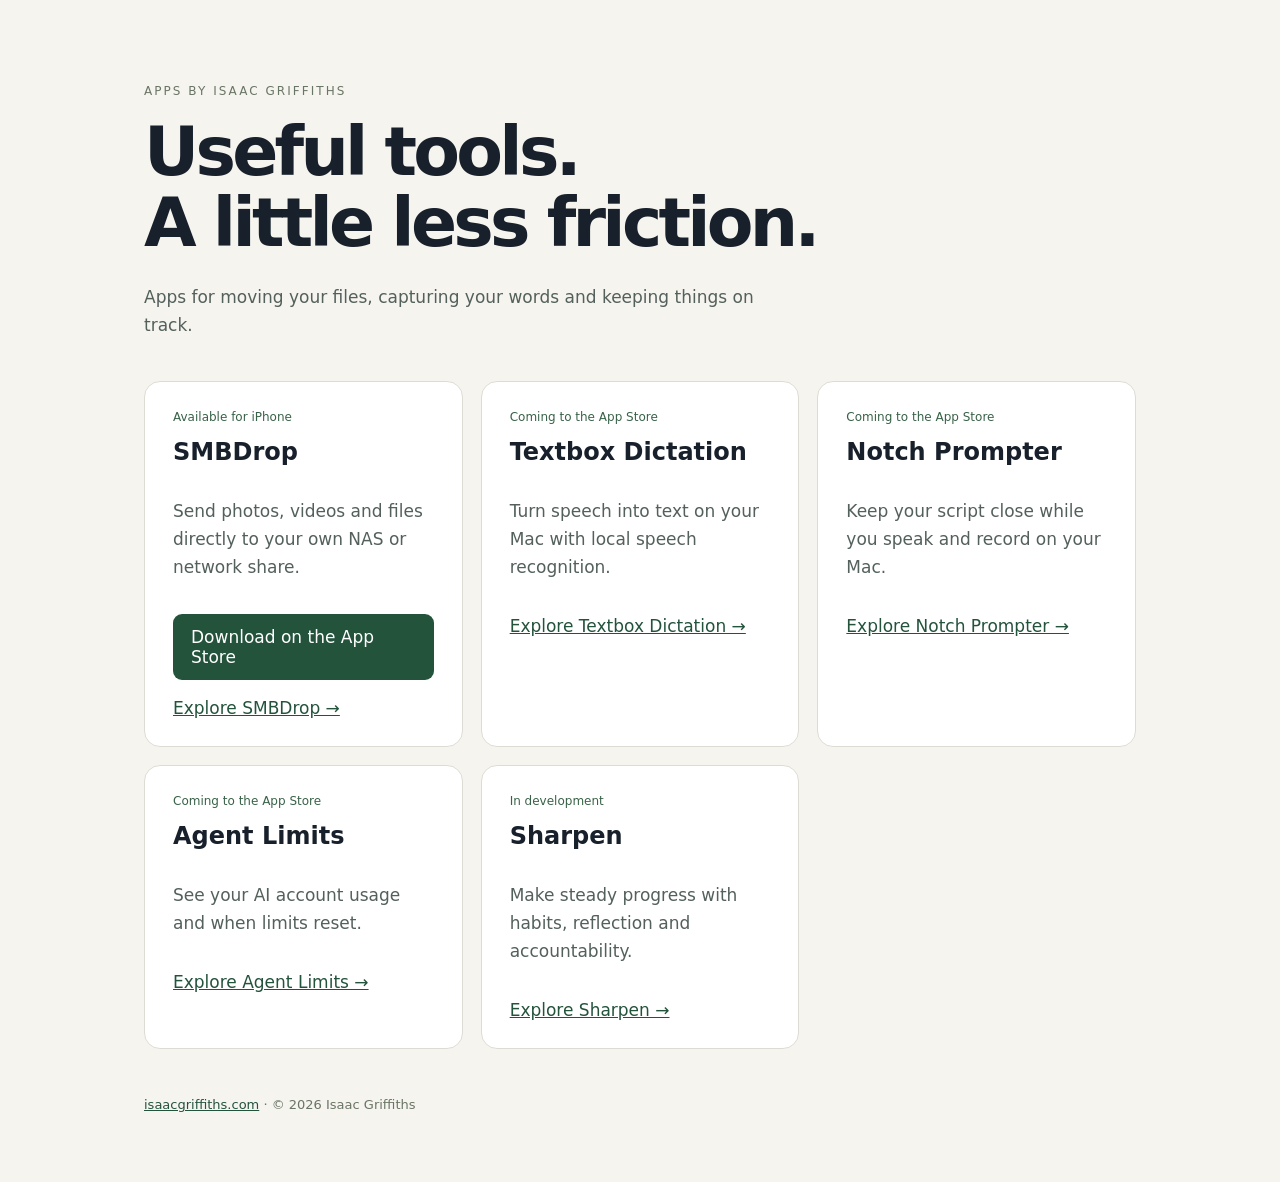
<file: index.html>
<!doctype html><html lang="en"><head><meta charset="utf-8"><meta name="viewport" content="width=device-width,initial-scale=1"><title>Apps by Isaac Griffiths</title><meta name="description" content="Apps by Isaac Griffiths. Discover SMBDrop and upcoming tools for your Mac and iPhone."><link rel="stylesheet" href="styles.css"></head><body><main><header><p class="eyebrow">Apps by Isaac Griffiths</p><h1>Useful tools.<br>A little less friction.</h1><p class="lead">Apps for moving your files, capturing your words and keeping things on track.</p></header><section class="grid"><article class="card"><span class="tag">Available for iPhone</span><h2>SMBDrop</h2><p>Send photos, videos and files directly to your own NAS or network share.</p><a class="button" href="https://apps.apple.com/gb/app/smbdrop/id6804501930">Download on the App Store</a><a class="textlink" href="smbdrop/">Explore SMBDrop →</a></article><article class="card"><span class="tag">Coming to the App Store</span><h2>Textbox Dictation</h2><p>Turn speech into text on your Mac with local speech recognition.</p><a class="textlink" href="dictation/">Explore Textbox Dictation →</a></article><article class="card"><span class="tag">Coming to the App Store</span><h2>Notch Prompter</h2><p>Keep your script close while you speak and record on your Mac.</p><a class="textlink" href="notch-prompter/">Explore Notch Prompter →</a></article><article class="card"><span class="tag">Coming to the App Store</span><h2>Agent Limits</h2><p>See your AI account usage and when limits reset.</p><a class="textlink" href="agent-limits/">Explore Agent Limits →</a></article><article class="card"><span class="tag">In development</span><h2>Sharpen</h2><p>Make steady progress with habits, reflection and accountability.</p><a class="textlink" href="sharpen/">Explore Sharpen →</a></article></section><footer><a href="https://isaacgriffiths.com">isaacgriffiths.com</a> · © 2026 Isaac Griffiths</footer></main></body></html>
</file>
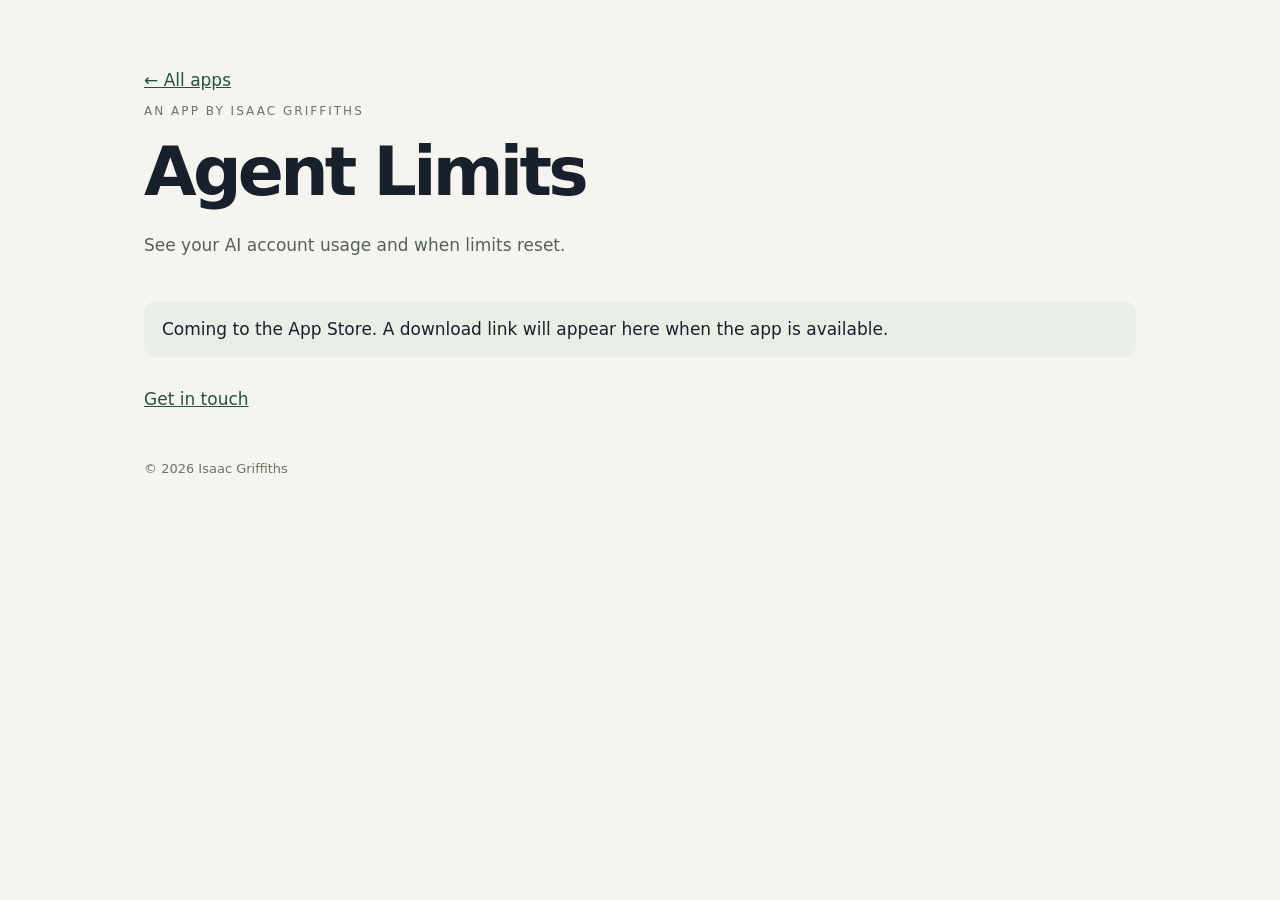
<file: agent-limits/index.html>
<!doctype html><html lang="en"><head><meta charset="utf-8"><meta name="viewport" content="width=device-width,initial-scale=1"><title>Agent Limits — Isaac Griffiths</title><meta name="description" content="See your AI account usage and when limits reset."><link rel="stylesheet" href="../styles.css"></head><body><main><header><a href="../">← All apps</a><p class="eyebrow">An app by Isaac Griffiths</p><h1>Agent Limits</h1><p class="lead">See your AI account usage and when limits reset.</p></header><div class="notice">Coming to the App Store. A download link will appear here when the app is available.</div><p><a href="https://github.com/isaacgriffiths/app-showcase/issues">Get in touch</a></p><footer>© 2026 Isaac Griffiths</footer></main></body></html>
</file>
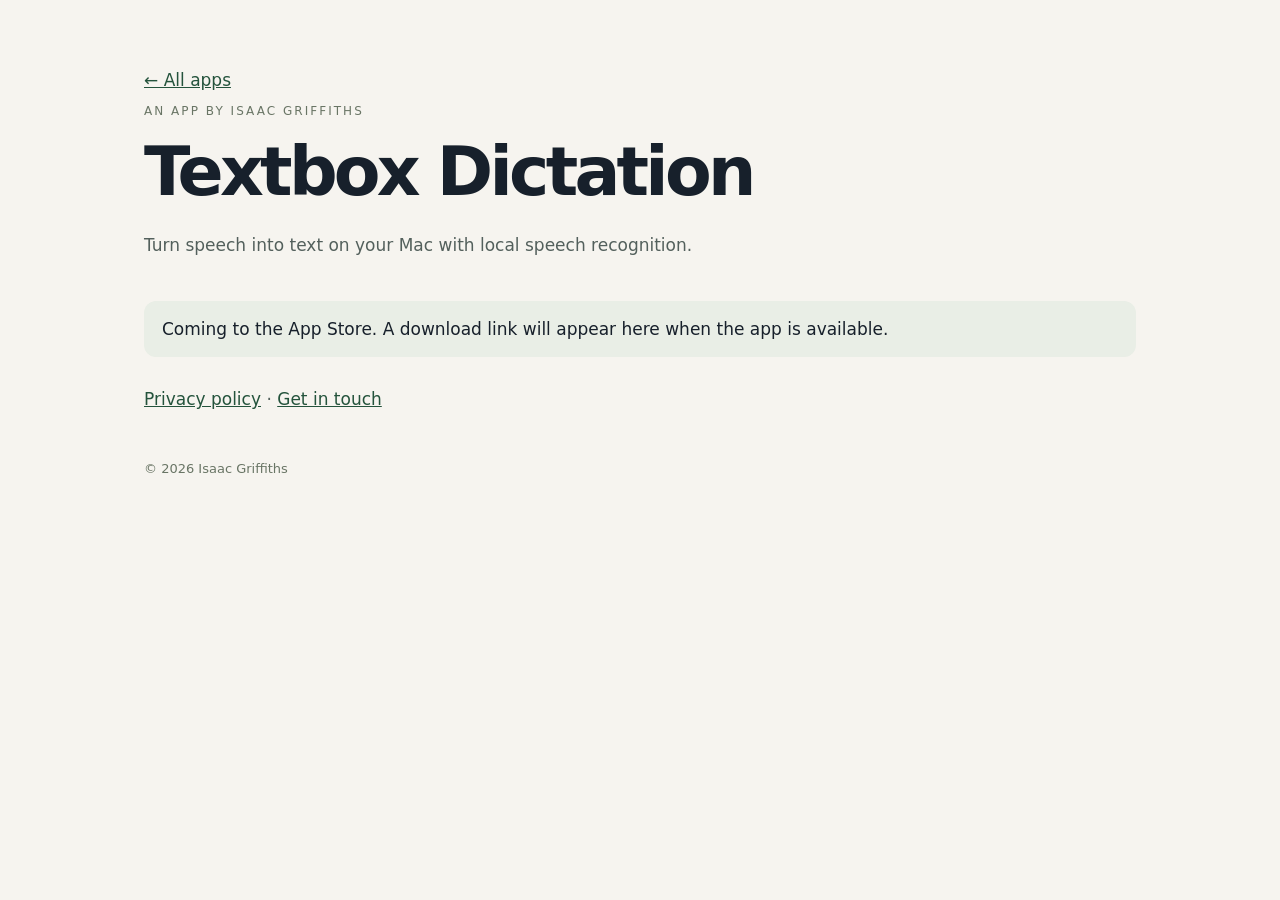
<file: dictation/index.html>
<!doctype html><html lang="en"><head><meta charset="utf-8"><meta name="viewport" content="width=device-width,initial-scale=1"><title>Textbox Dictation — Isaac Griffiths</title><meta name="description" content="Turn speech into text on your Mac with local speech recognition."><link rel="stylesheet" href="../styles.css"></head><body><main><header><a href="../">← All apps</a><p class="eyebrow">An app by Isaac Griffiths</p><h1>Textbox Dictation</h1><p class="lead">Turn speech into text on your Mac with local speech recognition.</p></header><div class="notice">Coming to the App Store. A download link will appear here when the app is available.</div><p><a href="privacy.html">Privacy policy</a> · <a href="https://github.com/isaacgriffiths/app-showcase/issues">Get in touch</a></p><footer>© 2026 Isaac Griffiths</footer></main></body></html>
</file>
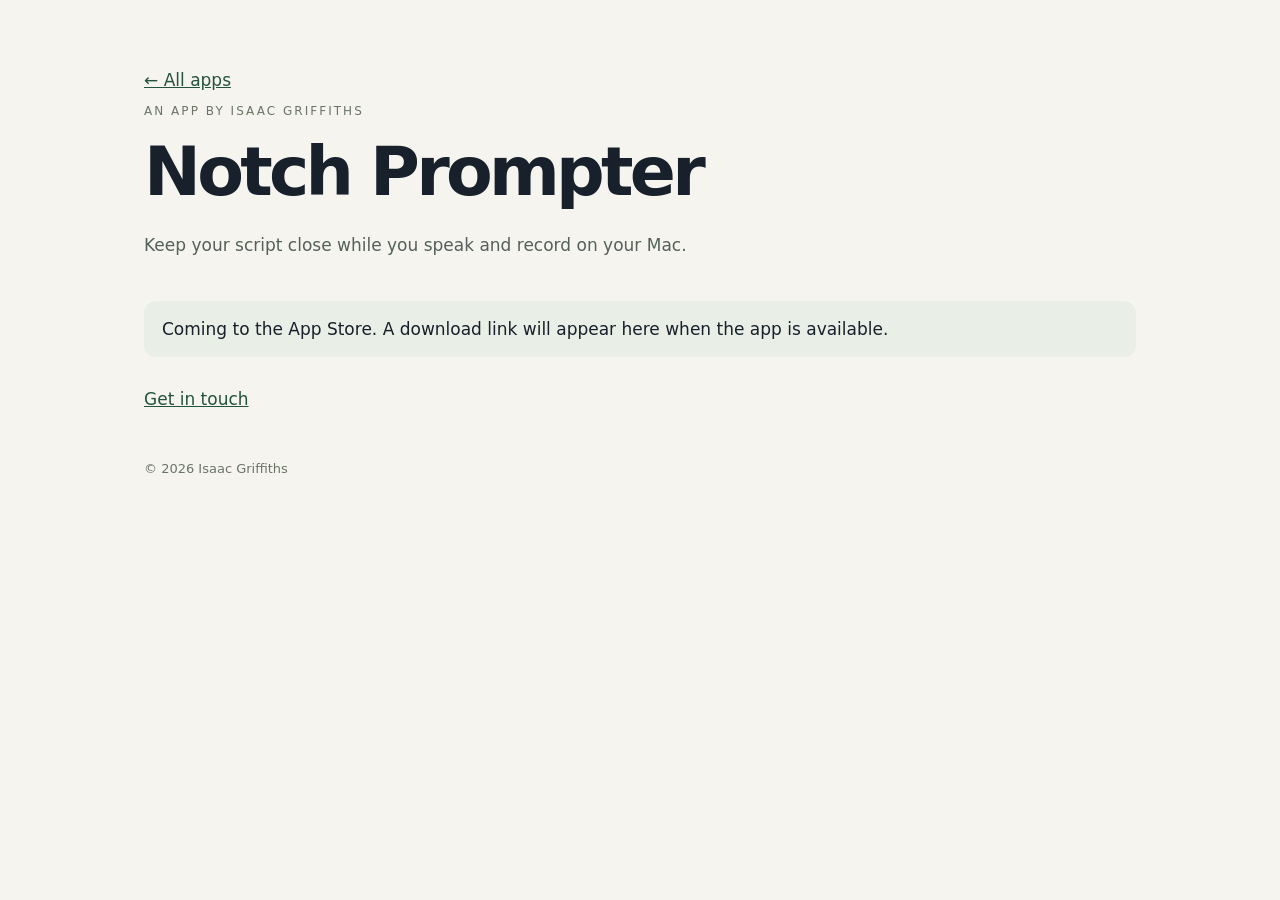
<file: notch-prompter/index.html>
<!doctype html><html lang="en"><head><meta charset="utf-8"><meta name="viewport" content="width=device-width,initial-scale=1"><title>Notch Prompter — Isaac Griffiths</title><meta name="description" content="Keep your script close while you speak and record on your Mac."><link rel="stylesheet" href="../styles.css"></head><body><main><header><a href="../">← All apps</a><p class="eyebrow">An app by Isaac Griffiths</p><h1>Notch Prompter</h1><p class="lead">Keep your script close while you speak and record on your Mac.</p></header><div class="notice">Coming to the App Store. A download link will appear here when the app is available.</div><p><a href="https://github.com/isaacgriffiths/app-showcase/issues">Get in touch</a></p><footer>© 2026 Isaac Griffiths</footer></main></body></html>
</file>
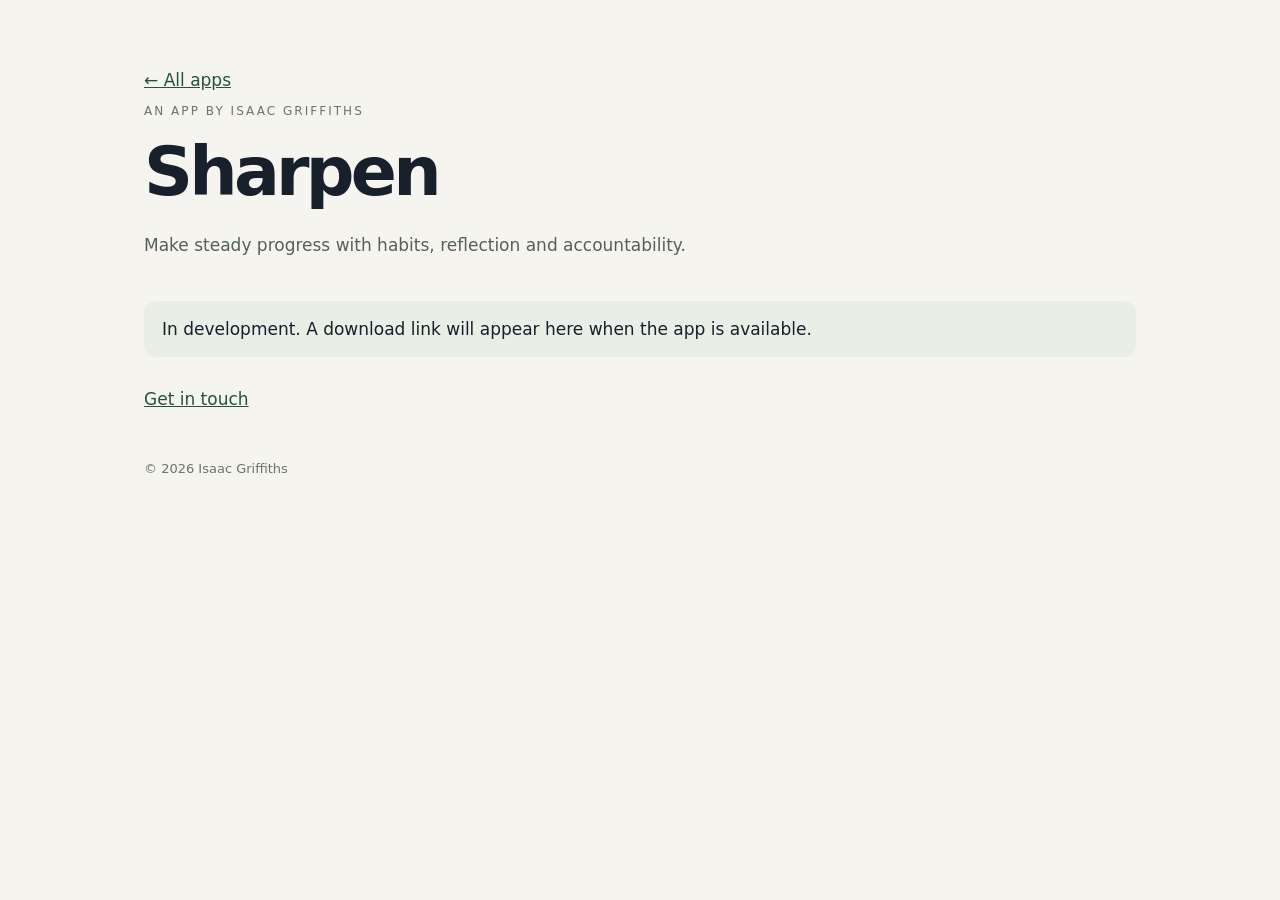
<file: sharpen/index.html>
<!doctype html><html lang="en"><head><meta charset="utf-8"><meta name="viewport" content="width=device-width,initial-scale=1"><title>Sharpen — Isaac Griffiths</title><meta name="description" content="Make steady progress with habits, reflection and accountability."><link rel="stylesheet" href="../styles.css"></head><body><main><header><a href="../">← All apps</a><p class="eyebrow">An app by Isaac Griffiths</p><h1>Sharpen</h1><p class="lead">Make steady progress with habits, reflection and accountability.</p></header><div class="notice">In development. A download link will appear here when the app is available.</div><p><a href="https://github.com/isaacgriffiths/app-showcase/issues">Get in touch</a></p><footer>© 2026 Isaac Griffiths</footer></main></body></html>
</file>
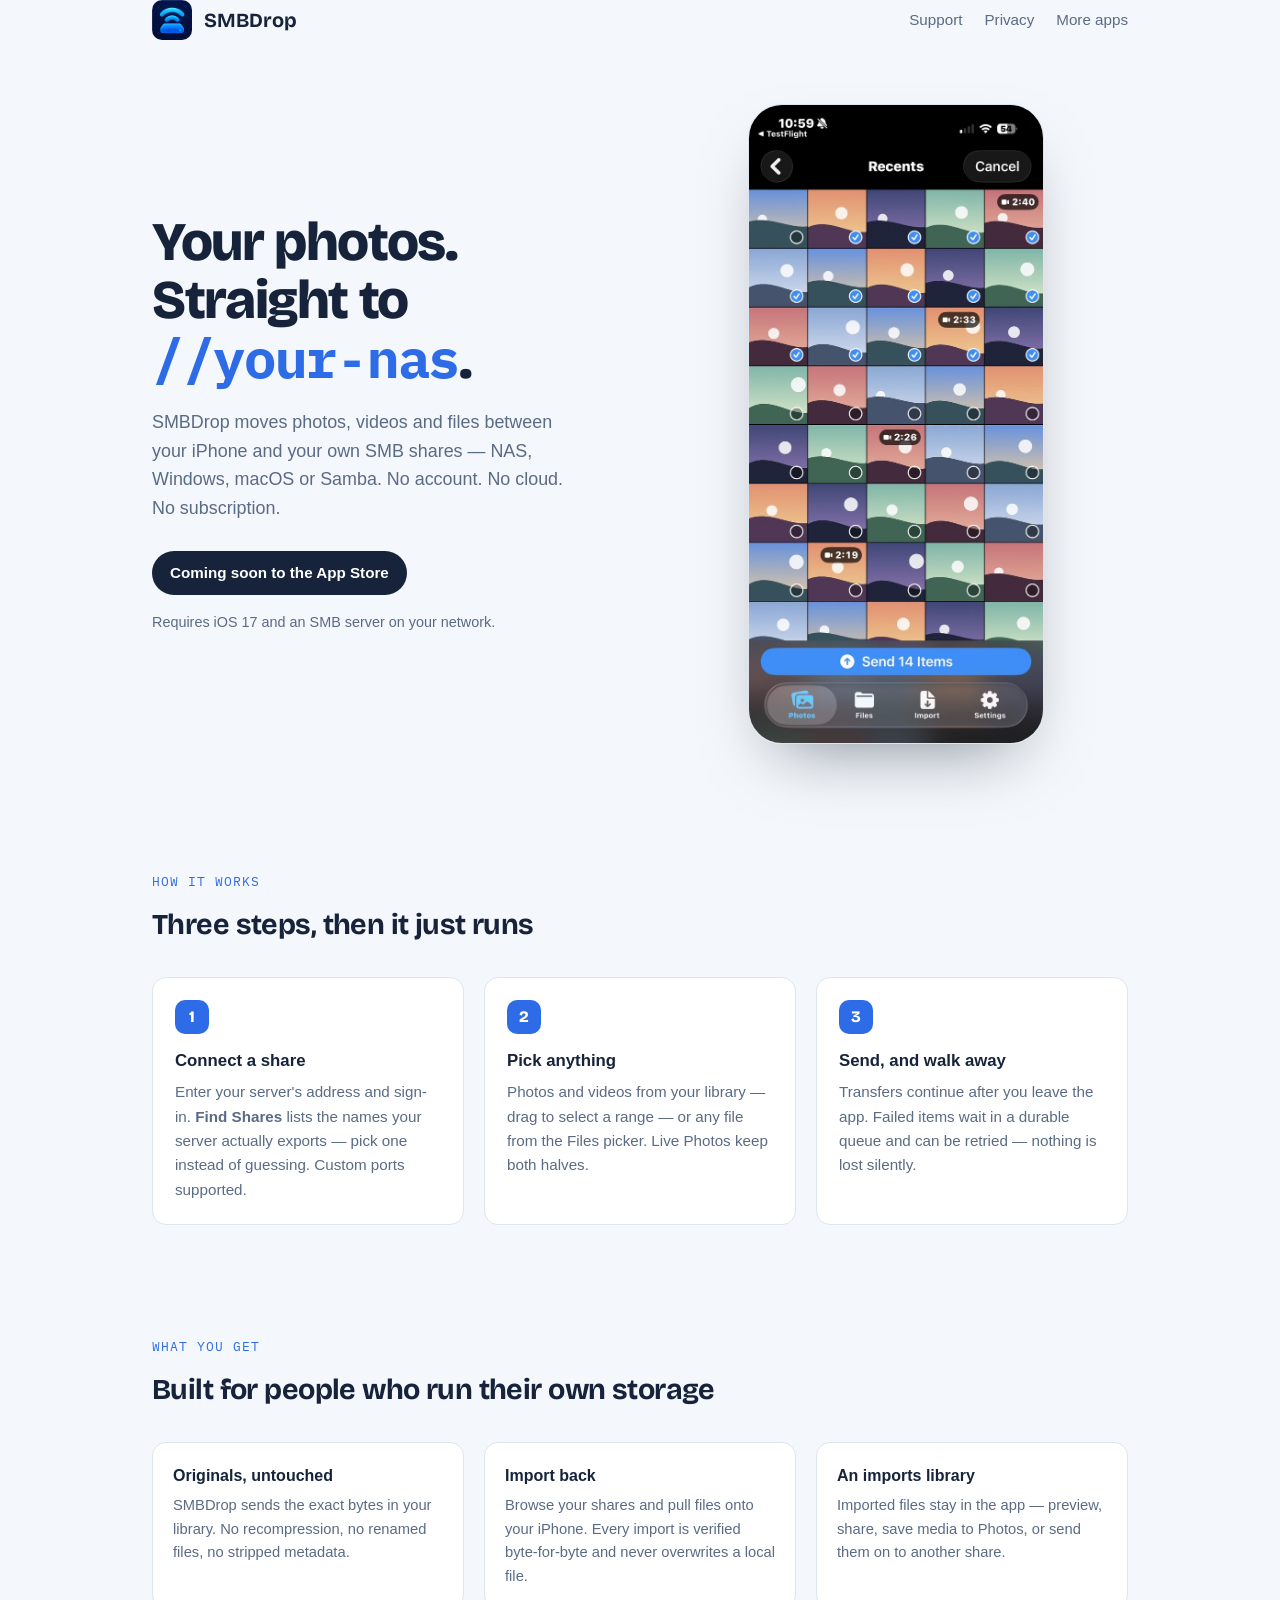
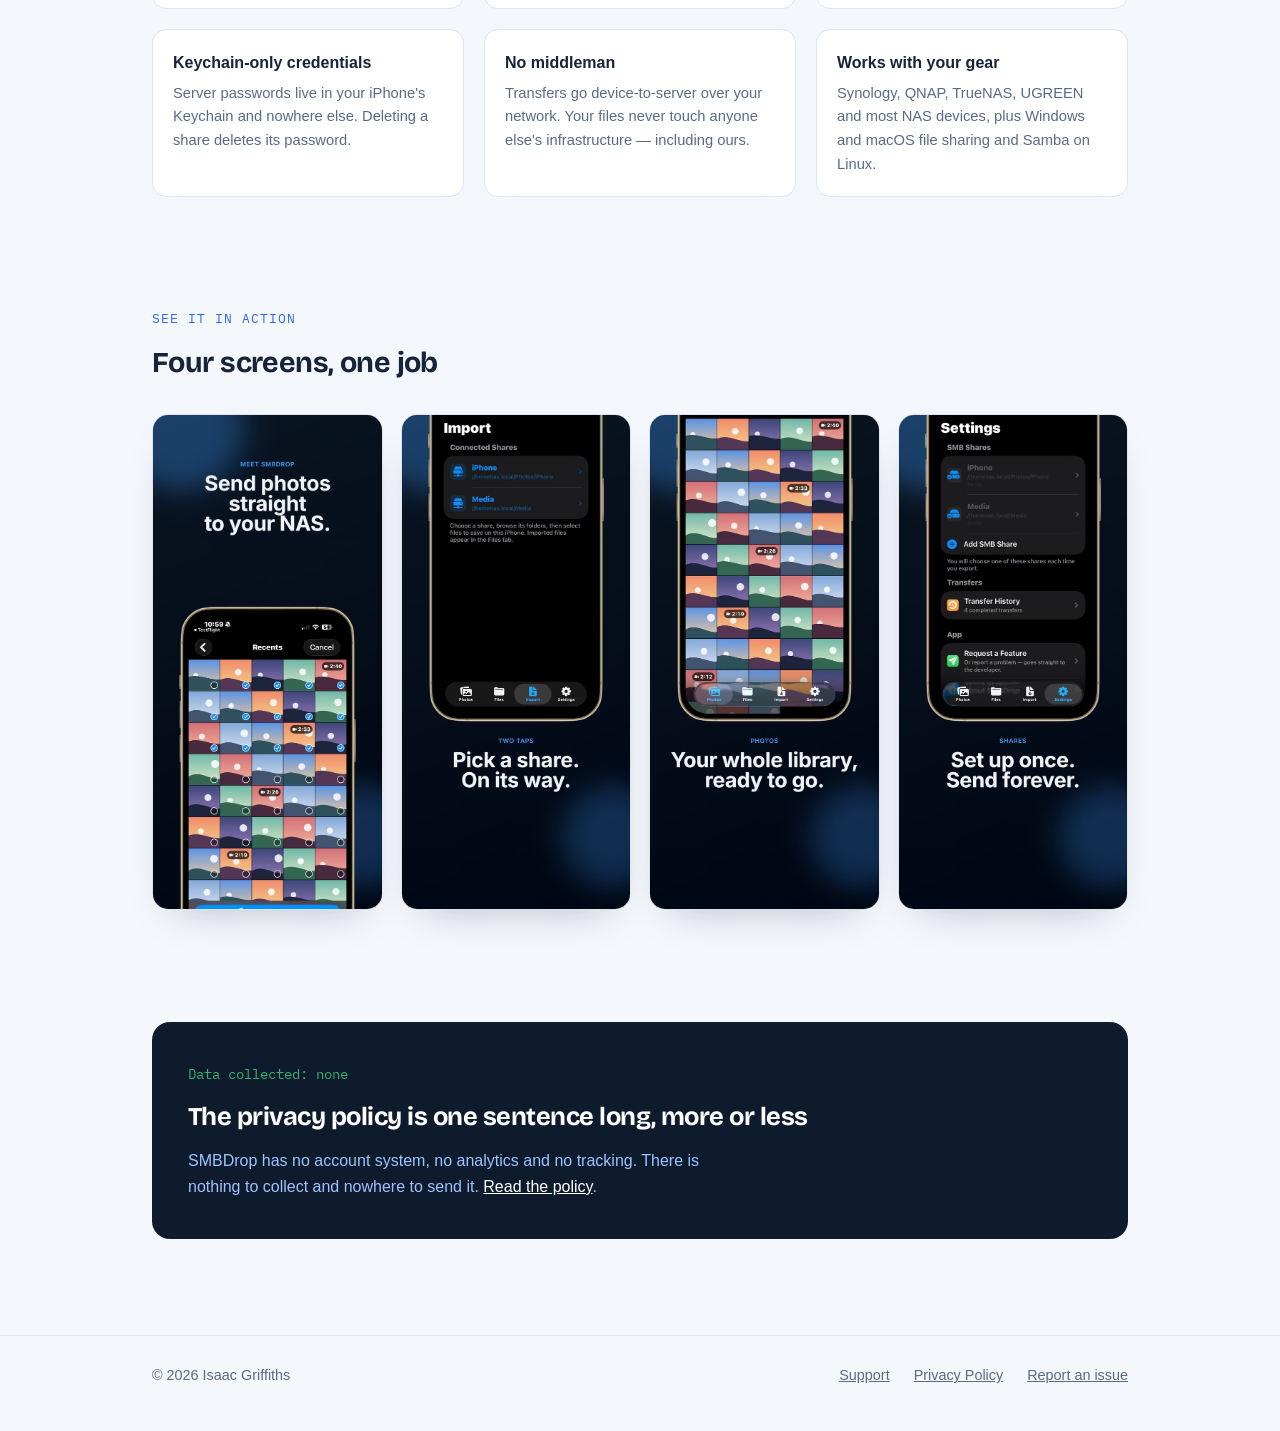
<file: smbdrop/index.html>
<!DOCTYPE html>
<html lang="en">
<head>
<meta charset="utf-8">
<meta name="viewport" content="width=device-width, initial-scale=1">
<title>SMBDrop — send photos and files to your own NAS</title>
<meta name="description" content="SMBDrop moves photos, videos and files between your iPhone and your own SMB shares. No account, no cloud, no subscription.">
<link rel="icon" type="image/png" sizes="64x64" href="icon-64.png">
<link rel="apple-touch-icon" href="icon-180.png">
<link rel="preconnect" href="https://fonts.googleapis.com">
<link rel="preconnect" href="https://fonts.gstatic.com" crossorigin>
<link href="https://fonts.googleapis.com/css2?family=Bricolage+Grotesque:wght@600;700;800&family=IBM+Plex+Mono:wght@400;600&display=swap" rel="stylesheet">
<link rel="stylesheet" href="styles.css">
</head>
<body>

<header class="wrap">
  <div class="nav">
    <img src="icon-180.png" alt="" width="40" height="40">
    <span class="name">SMBDrop</span>
    <nav>
      <a href="support.html">Support</a>
      <a href="privacy.html">Privacy</a>
      <a href="https://isaacgriffiths.github.io/app-showcase/">More apps</a>
    </nav>
  </div>
</header>

<main class="wrap">
  <div class="hero">
    <div>
      <h1 class="display">Your photos.<br>Straight to <span class="path mono">//your&#8209;nas</span>.</h1>
      <p class="sub">SMBDrop moves photos, videos and files between your iPhone and your own SMB shares — NAS, Windows, macOS or Samba. No account. No cloud. No subscription.</p>
      <div class="actions">
        <span class="badge">Coming soon to the App&nbsp;Store</span>
        <span class="hint">Requires iOS 17 and an SMB server on your network.</span>
      </div>
    </div>

    <div class="hero-shot">
      <img src="shots/hero-app.jpg" alt="SMBDrop's photo picker with fourteen photos selected and a Send button ready" width="640" height="1391" fetchpriority="high">
    </div>
  </div>

  <section id="how">
    <p class="eyebrow">How it works</p>
    <h2 class="display">Three steps, then it just runs</h2>
    <div class="steps">
      <div class="step">
        <h3>Connect a share</h3>
        <p>Enter your server's address and sign-in. <strong>Find Shares</strong> lists the names your server actually exports — pick one instead of guessing. Custom ports supported.</p>
      </div>
      <div class="step">
        <h3>Pick anything</h3>
        <p>Photos and videos from your library — drag to select a range — or any file from the Files picker. Live Photos keep both halves.</p>
      </div>
      <div class="step">
        <h3>Send, and walk away</h3>
        <p>Transfers continue after you leave the app. Failed items wait in a durable queue and can be retried — nothing is lost silently.</p>
      </div>
    </div>
  </section>

  <section id="features">
    <p class="eyebrow">What you get</p>
    <h2 class="display">Built for people who run their own storage</h2>
    <div class="grid">
      <div class="cell"><h3>Originals, untouched</h3><p>SMBDrop sends the exact bytes in your library. No recompression, no renamed files, no stripped metadata.</p></div>
      <div class="cell"><h3>Import back</h3><p>Browse your shares and pull files onto your iPhone. Every import is verified byte-for-byte and never overwrites a local file.</p></div>
      <div class="cell"><h3>An imports library</h3><p>Imported files stay in the app — preview, share, save media to Photos, or send them on to another share.</p></div>
      <div class="cell"><h3>Keychain-only credentials</h3><p>Server passwords live in your iPhone's Keychain and nowhere else. Deleting a share deletes its password.</p></div>
      <div class="cell"><h3>No middleman</h3><p>Transfers go device-to-server over your network. Your files never touch anyone else's infrastructure — including ours.</p></div>
      <div class="cell"><h3>Works with your gear</h3><p>Synology, QNAP, TrueNAS, UGREEN and most NAS devices, plus Windows and macOS file sharing and Samba on Linux.</p></div>
    </div>
  </section>

  <section id="screens">
    <p class="eyebrow">See it in action</p>
    <h2 class="display">Four screens, one job</h2>
    <div class="shots">
      <img src="shots/send.jpg" alt="Selecting fourteen photos in SMBDrop with a Send button ready" loading="lazy" width="640" height="1385">
      <img src="shots/import.jpg" alt="The Import tab listing two connected SMB shares" loading="lazy" width="640" height="1385">
      <img src="shots/hero.jpg" alt="The photo library grid with photos and videos ready to send" loading="lazy" width="640" height="1385">
      <img src="shots/manage.jpg" alt="Settings with saved SMB shares and transfer history" loading="lazy" width="640" height="1385">
    </div>
  </section>

  <section>
    <div class="band">
      <p class="mono-line">Data collected: none</p>
      <h2>The privacy policy is one sentence long, more or less</h2>
      <p>SMBDrop has no account system, no analytics and no tracking. There is nothing to collect and nowhere to send it. <a href="privacy.html">Read the policy</a>.</p>
    </div>
  </section>
</main>

<footer>
  <div class="wrap cols">
    <span>© 2026 Isaac Griffiths</span>
    <span class="spacer"></span>
    <a href="support.html">Support</a>
    <a href="privacy.html">Privacy Policy</a>
    <a href="https://github.com/isaacgriffiths/app-showcase/issues">Report an issue</a>
  </div>
</footer>

</body>
</html>
</file>
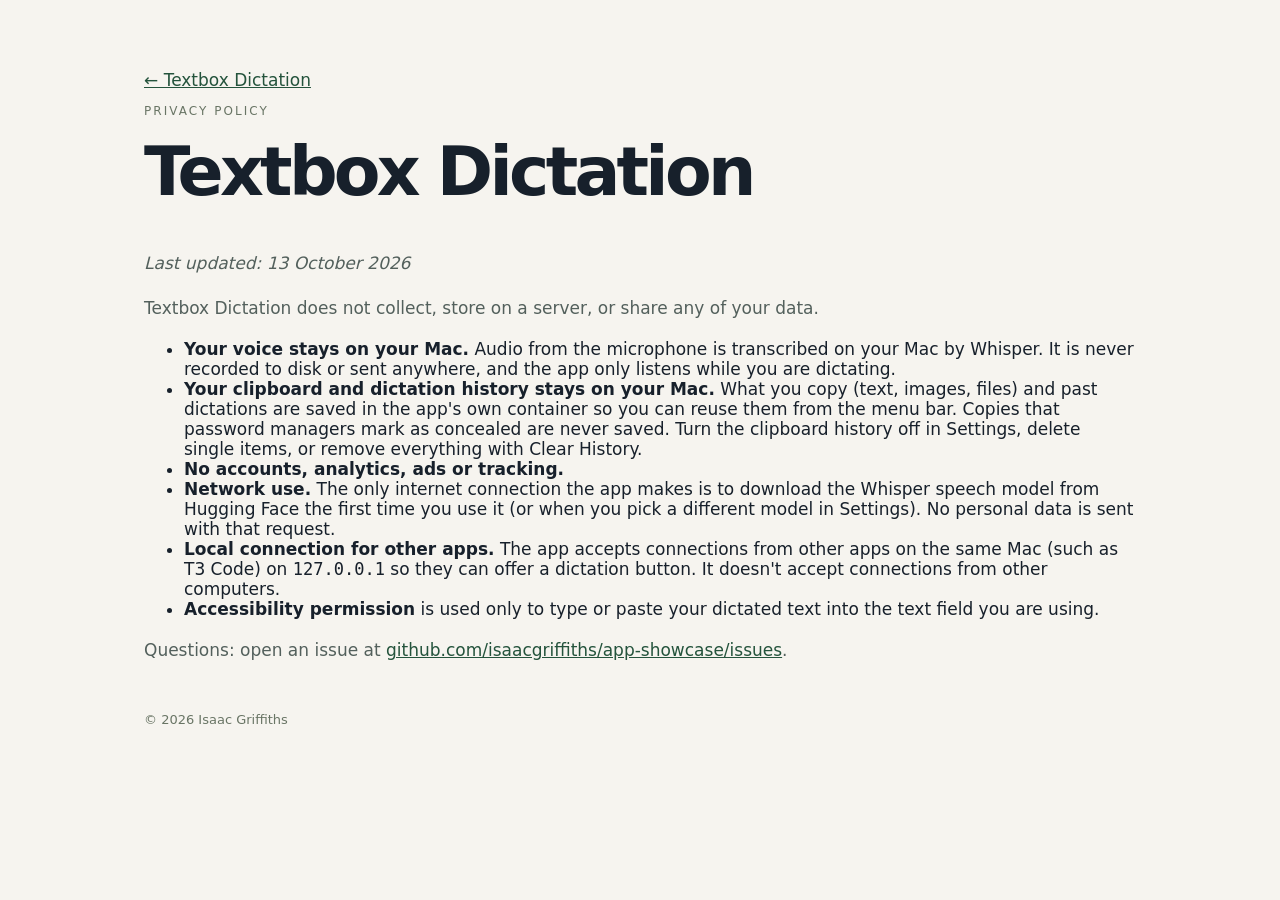
<file: dictation/privacy.html>
<!doctype html><html lang="en"><head><meta charset="utf-8"><meta name="viewport" content="width=device-width,initial-scale=1"><title>Textbox Dictation Privacy Policy</title><link rel="stylesheet" href="../styles.css"></head><body><main><header><a href="./">← Textbox Dictation</a><p class="eyebrow">Privacy Policy</p><h1>Textbox Dictation</h1></header><p><em>Last updated: 13 October 2026</em></p><p>Textbox Dictation does not collect, store on a server, or share any of your data.</p><ul><li><strong>Your voice stays on your Mac.</strong> Audio from the microphone is transcribed on your Mac by Whisper. It is never recorded to disk or sent anywhere, and the app only listens while you are dictating.</li><li><strong>Your clipboard and dictation history stays on your Mac.</strong> What you copy (text, images, files) and past dictations are saved in the app&#x27;s own container so you can reuse them from the menu bar. Copies that password managers mark as concealed are never saved. Turn the clipboard history off in Settings, delete single items, or remove everything with Clear History.</li><li><strong>No accounts, analytics, ads or tracking.</strong></li><li><strong>Network use.</strong> The only internet connection the app makes is to download the Whisper speech model from Hugging Face the first time you use it (or when you pick a different model in Settings). No personal data is sent with that request.</li><li><strong>Local connection for other apps.</strong> The app accepts connections from other apps on the same Mac (such as T3 Code) on <code>127.0.0.1</code> so they can offer a dictation button. It doesn&#x27;t accept connections from other computers.</li><li><strong>Accessibility permission</strong> is used only to type or paste your dictated text into the text field you are using.</li></ul><p>Questions: open an issue at <a href="https://github.com/isaacgriffiths/app-showcase/issues">github.com/isaacgriffiths/app-showcase/issues</a>.</p><footer>© 2026 Isaac Griffiths</footer></main></body></html>
</file>
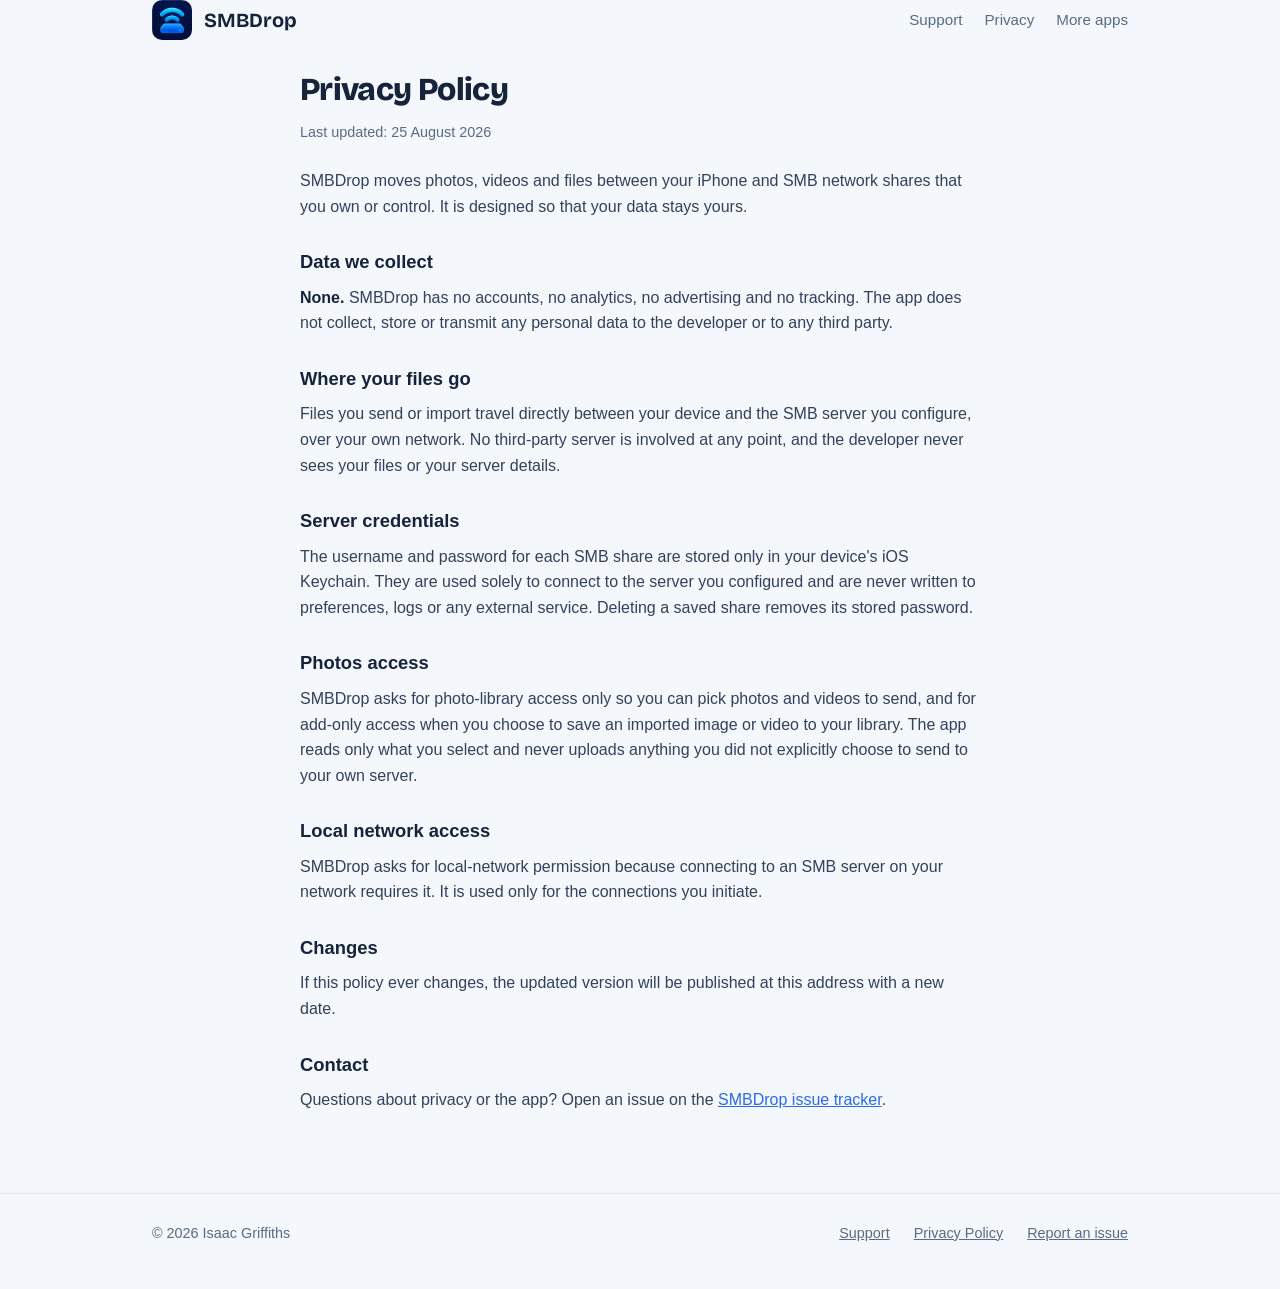
<file: smbdrop/privacy.html>
<!DOCTYPE html>
<html lang="en">
<head>
<meta charset="utf-8">
<meta name="viewport" content="width=device-width, initial-scale=1">
<title>SMBDrop — Privacy Policy</title>
<link rel="icon" type="image/png" sizes="64x64" href="icon-64.png">
<link rel="apple-touch-icon" href="icon-180.png">
<link rel="preconnect" href="https://fonts.googleapis.com">
<link rel="preconnect" href="https://fonts.gstatic.com" crossorigin>
<link href="https://fonts.googleapis.com/css2?family=Bricolage+Grotesque:wght@600;700;800&family=IBM+Plex+Mono:wght@400;600&display=swap" rel="stylesheet">
<link rel="stylesheet" href="styles.css">
</head>
<body>

<header class="wrap">
  <div class="nav">
    <a href="index.html" style="display:flex;align-items:center;gap:12px;text-decoration:none;color:inherit">
      <img src="icon-180.png" alt="" width="40" height="40">
      <span class="name">SMBDrop</span>
    </a>
    <nav>
      <a href="support.html">Support</a>
      <a href="privacy.html">Privacy</a>
      <a href="https://isaacgriffiths.github.io/app-showcase/">More apps</a>
    </nav>
  </div>
</header>

<main class="wrap">
<article>
<h1>Privacy Policy</h1>
<p class="updated">Last updated: 25 August 2026</p>

<p>SMBDrop moves photos, videos and files between your iPhone and SMB network shares that you own or control. It is designed so that your data stays yours.</p>

<h2>Data we collect</h2>
<p><strong>None.</strong> SMBDrop has no accounts, no analytics, no advertising and no tracking. The app does not collect, store or transmit any personal data to the developer or to any third party.</p>

<h2>Where your files go</h2>
<p>Files you send or import travel directly between your device and the SMB server you configure, over your own network. No third-party server is involved at any point, and the developer never sees your files or your server details.</p>

<h2>Server credentials</h2>
<p>The username and password for each SMB share are stored only in your device's iOS Keychain. They are used solely to connect to the server you configured and are never written to preferences, logs or any external service. Deleting a saved share removes its stored password.</p>

<h2>Photos access</h2>
<p>SMBDrop asks for photo-library access only so you can pick photos and videos to send, and for add-only access when you choose to save an imported image or video to your library. The app reads only what you select and never uploads anything you did not explicitly choose to send to your own server.</p>

<h2>Local network access</h2>
<p>SMBDrop asks for local-network permission because connecting to an SMB server on your network requires it. It is used only for the connections you initiate.</p>

<h2>Changes</h2>
<p>If this policy ever changes, the updated version will be published at this address with a new date.</p>

<h2>Contact</h2>
<p>Questions about privacy or the app? Open an issue on the <a href="https://github.com/isaacgriffiths/app-showcase/issues">SMBDrop issue tracker</a>.</p>
</article>
</main>

<footer>
  <div class="wrap cols">
    <span>© 2026 Isaac Griffiths</span>
    <span class="spacer"></span>
    <a href="support.html">Support</a>
    <a href="privacy.html">Privacy Policy</a>
    <a href="https://github.com/isaacgriffiths/app-showcase/issues">Report an issue</a>
  </div>
</footer>

</body>
</html>
</file>
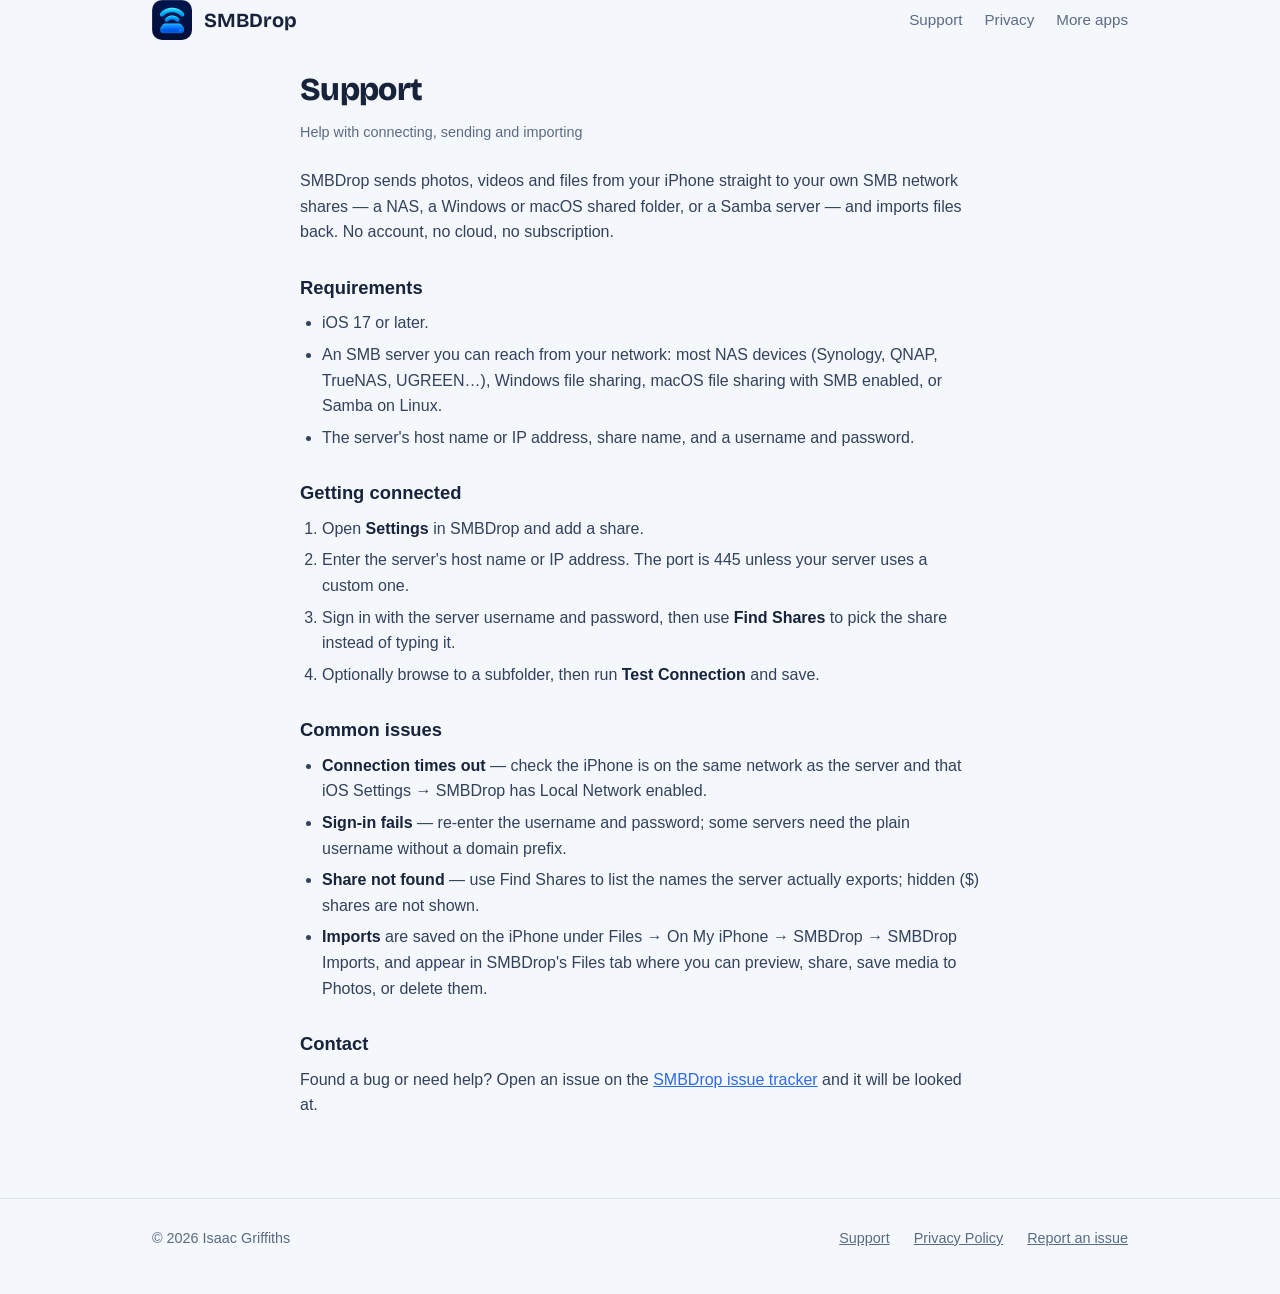
<file: smbdrop/support.html>
<!DOCTYPE html>
<html lang="en">
<head>
<meta charset="utf-8">
<meta name="viewport" content="width=device-width, initial-scale=1">
<title>SMBDrop — Support</title>
<link rel="icon" type="image/png" sizes="64x64" href="icon-64.png">
<link rel="apple-touch-icon" href="icon-180.png">
<link rel="preconnect" href="https://fonts.googleapis.com">
<link rel="preconnect" href="https://fonts.gstatic.com" crossorigin>
<link href="https://fonts.googleapis.com/css2?family=Bricolage+Grotesque:wght@600;700;800&family=IBM+Plex+Mono:wght@400;600&display=swap" rel="stylesheet">
<link rel="stylesheet" href="styles.css">
</head>
<body>

<header class="wrap">
  <div class="nav">
    <a href="index.html" style="display:flex;align-items:center;gap:12px;text-decoration:none;color:inherit">
      <img src="icon-180.png" alt="" width="40" height="40">
      <span class="name">SMBDrop</span>
    </a>
    <nav>
      <a href="support.html">Support</a>
      <a href="privacy.html">Privacy</a>
      <a href="https://isaacgriffiths.github.io/app-showcase/">More apps</a>
    </nav>
  </div>
</header>

<main class="wrap">
<article>
<h1>Support</h1>
<p class="updated">Help with connecting, sending and importing</p>

<p>SMBDrop sends photos, videos and files from your iPhone straight to your own SMB network shares — a NAS, a Windows or macOS shared folder, or a Samba server — and imports files back. No account, no cloud, no subscription.</p>

<h2>Requirements</h2>
<ul>
  <li>iOS 17 or later.</li>
  <li>An SMB server you can reach from your network: most NAS devices (Synology, QNAP, TrueNAS, UGREEN…), Windows file sharing, macOS file sharing with SMB enabled, or Samba on Linux.</li>
  <li>The server's host name or IP address, share name, and a username and password.</li>
</ul>

<h2>Getting connected</h2>
<ol>
  <li>Open <strong>Settings</strong> in SMBDrop and add a share.</li>
  <li>Enter the server's host name or IP address. The port is 445 unless your server uses a custom one.</li>
  <li>Sign in with the server username and password, then use <strong>Find Shares</strong> to pick the share instead of typing it.</li>
  <li>Optionally browse to a subfolder, then run <strong>Test Connection</strong> and save.</li>
</ol>

<h2>Common issues</h2>
<ul>
  <li><strong>Connection times out</strong> — check the iPhone is on the same network as the server and that iOS Settings → SMBDrop has Local Network enabled.</li>
  <li><strong>Sign-in fails</strong> — re-enter the username and password; some servers need the plain username without a domain prefix.</li>
  <li><strong>Share not found</strong> — use Find Shares to list the names the server actually exports; hidden ($) shares are not shown.</li>
  <li><strong>Imports</strong> are saved on the iPhone under Files → On My iPhone → SMBDrop → SMBDrop Imports, and appear in SMBDrop's Files tab where you can preview, share, save media to Photos, or delete them.</li>
</ul>

<h2>Contact</h2>
<p>Found a bug or need help? Open an issue on the <a href="https://github.com/isaacgriffiths/app-showcase/issues">SMBDrop issue tracker</a> and it will be looked at.</p>
</article>
</main>

<footer>
  <div class="wrap cols">
    <span>© 2026 Isaac Griffiths</span>
    <span class="spacer"></span>
    <a href="support.html">Support</a>
    <a href="privacy.html">Privacy Policy</a>
    <a href="https://github.com/isaacgriffiths/app-showcase/issues">Report an issue</a>
  </div>
</footer>

</body>
</html>
</file>
<file: styles.css>
*{box-sizing:border-box}body{margin:0;font:17px system-ui,sans-serif;color:#17202b;background:#f6f4ef}main{max-width:1040px;margin:0 auto;padding:70px 24px}header{margin-bottom:42px}.eyebrow{font-size:12px;text-transform:uppercase;letter-spacing:.17em;color:#697565}h1{font-size:clamp(38px,7vw,68px);letter-spacing:-.055em;line-height:1.05;margin:14px 0 24px}p{line-height:1.65;color:#53605c}.grid{display:grid;grid-template-columns:repeat(auto-fit,minmax(250px,1fr));gap:18px}.card{background:#fff;border:1px solid #dddcd4;border-radius:16px;padding:28px;display:flex;flex-direction:column}.card h2{margin:14px 0;font-size:24px}.tag{font-size:12px;color:#396248}a{color:#24533c}.button{display:inline-block;background:#24533c;color:white;padding:13px 18px;border-radius:9px;text-decoration:none;margin-top:16px;width:fit-content}.textlink{margin-top:18px}footer{margin-top:48px;font-size:13px;color:#697565}.lead{max-width:640px}.notice{padding:18px;background:#e9eee6;border-radius:12px;margin:28px 0}
</file>
<file: smbdrop/styles.css>
/* SMBDrop site — palette drawn from the app icon's deep blue */
:root {
  --paper: #f4f7fb;
  --ink: #16233a;
  --muted: #5a6b85;
  --panel: #0e1b2c;
  --panel-line: #21344e;
  --blue: #2e6be6;
  --sky: #9fc2ff;
  --green: #37b26c;
  --card: #ffffff;
  --line: #dde5f0;
}

* { margin: 0; padding: 0; box-sizing: border-box; }

html { scroll-behavior: smooth; }

body {
  background: var(--paper);
  color: var(--ink);
  font-family: -apple-system, BlinkMacSystemFont, "Segoe UI", Roboto, "Helvetica Neue", sans-serif;
  line-height: 1.6;
  -webkit-font-smoothing: antialiased;
}

.display { font-family: "Bricolage Grotesque", -apple-system, "Segoe UI", sans-serif; }
.mono { font-family: "IBM Plex Mono", ui-monospace, SFMono-Regular, Menlo, Consolas, monospace; }

.wrap { max-width: 1020px; margin: 0 auto; padding: 0 22px; }

/* Header */
header { padding: 20px 0; }
.nav { display: flex; align-items: center; gap: 12px; }
.nav img { width: 40px; height: 40px; border-radius: 10px; }
.nav .name {
  font-family: "Bricolage Grotesque", sans-serif;
  font-weight: 700; font-size: 1.25rem; letter-spacing: -0.01em;
}
.nav nav { margin-left: auto; display: flex; gap: 22px; }
.nav a { color: var(--muted); text-decoration: none; font-size: 0.95rem; }
.nav a:hover, .nav a:focus-visible { color: var(--blue); }
a:focus-visible { outline: 2px solid var(--blue); outline-offset: 3px; border-radius: 2px; }

/* Hero */
.hero { display: grid; grid-template-columns: 1fr 1fr; gap: 48px; align-items: center; padding: 64px 0 72px; }
.hero h1 {
  font-family: "Bricolage Grotesque", sans-serif;
  font-weight: 800; font-size: clamp(2.2rem, 5vw, 3.4rem);
  line-height: 1.06; letter-spacing: -0.025em;
}
.hero h1 .path { color: var(--blue); white-space: nowrap; }
.hero .sub { margin-top: 18px; font-size: 1.12rem; color: var(--muted); max-width: 42ch; }
.hero .actions { margin-top: 28px; display: flex; align-items: center; gap: 16px; flex-wrap: wrap; }
.badge {
  display: inline-block; padding: 10px 18px; border-radius: 999px;
  background: var(--ink); color: #fff; font-weight: 600; font-size: 0.95rem;
  text-decoration: none;
}
.hint { color: var(--muted); font-size: 0.9rem; }

/* Hero app screenshot */
.hero-shot { display: flex; justify-content: center; }
.hero-shot img {
  width: auto; max-width: 100%; max-height: 640px;
  border-radius: 34px;
  border: 1px solid var(--line);
  box-shadow: 0 30px 70px -32px rgba(14, 27, 44, 0.55);
}

/* Transfer ledger — the signature (kept for reuse) */
.ledger {
  background: var(--panel); border-radius: 16px; padding: 22px 20px 18px;
  color: var(--sky); box-shadow: 0 24px 60px -28px rgba(14, 27, 44, 0.55);
  font-size: 0.82rem;
}
.ledger .dest {
  color: #fff; font-weight: 600; padding-bottom: 12px; margin-bottom: 6px;
  border-bottom: 1px solid var(--panel-line); font-size: 0.85rem;
}
.ledger .dest .arrow { color: var(--green); }
.row { display: grid; grid-template-columns: minmax(0, 1fr) 92px 44px; gap: 12px; align-items: center; padding: 8px 0; }
.row .file { overflow: hidden; text-overflow: ellipsis; white-space: nowrap; }
.bar { height: 5px; background: var(--panel-line); border-radius: 3px; overflow: hidden; }
.bar i { display: block; height: 100%; background: var(--blue); border-radius: 3px; width: 0; animation: fill 2.6s ease-out forwards; }
.row .pct { text-align: right; color: var(--muted); }
.row.done .pct { color: var(--green); }
.row.done .bar i { background: var(--green); }
.r1 i { animation-delay: 0.2s; }
.r2 i { animation-delay: 0.9s; }
.r3 i { animation-delay: 1.7s; }
.r4 i { animation-delay: 2.6s; animation-duration: 3.4s; }
.ledger .foot { margin-top: 10px; padding-top: 12px; border-top: 1px solid var(--panel-line); color: var(--muted); font-size: 0.78rem; }

@keyframes fill { from { width: 0; } to { width: 100%; } }
@media (prefers-reduced-motion: reduce) {
  .bar i { animation: none; width: 100%; }
  html { scroll-behavior: auto; }
}

/* Sections */
section { padding: 56px 0; }
.eyebrow {
  font-family: "IBM Plex Mono", monospace; font-size: 0.8rem; letter-spacing: 0.08em;
  text-transform: uppercase; color: var(--blue); margin-bottom: 10px;
}
h2.display { font-weight: 700; font-size: 1.8rem; letter-spacing: -0.02em; margin-bottom: 28px; }

/* Steps — a real sequence */
.steps { display: grid; grid-template-columns: repeat(3, 1fr); gap: 20px; counter-reset: step; }
.step { background: var(--card); border: 1px solid var(--line); border-radius: 14px; padding: 22px; }
.step::before {
  counter-increment: step; content: counter(step);
  font-family: "Bricolage Grotesque", sans-serif; font-weight: 800;
  display: inline-flex; width: 34px; height: 34px; border-radius: 10px;
  background: var(--blue); color: #fff; align-items: center; justify-content: center;
  margin-bottom: 14px;
}
.step h3 { font-size: 1.05rem; margin-bottom: 6px; }
.step p { color: var(--muted); font-size: 0.95rem; }
.step code { font-family: "IBM Plex Mono", monospace; font-size: 0.85em; color: var(--blue); }

/* Feature grid */
.grid { display: grid; grid-template-columns: repeat(3, 1fr); gap: 20px; }
.cell { background: var(--card); border: 1px solid var(--line); border-radius: 14px; padding: 20px; }
.cell h3 { font-size: 1rem; margin-bottom: 6px; }
.cell p { color: var(--muted); font-size: 0.92rem; }

/* Screenshot strip */
.shots {
  display: grid; grid-template-columns: repeat(4, 1fr); gap: 18px;
}
.shots img {
  width: 100%; height: auto; border-radius: 16px;
  border: 1px solid var(--line);
  box-shadow: 0 18px 40px -24px rgba(22, 35, 58, 0.35);
}
@media (max-width: 800px) {
  .shots { grid-template-columns: repeat(2, 1fr); gap: 14px; }
}

/* Privacy band */
.band { background: var(--panel); border-radius: 18px; padding: 40px 36px; color: #fff; }
.band .mono-line { font-family: "IBM Plex Mono", monospace; color: var(--green); font-size: 0.9rem; margin-bottom: 12px; }
.band h2 { font-family: "Bricolage Grotesque", sans-serif; font-weight: 700; font-size: 1.6rem; letter-spacing: -0.02em; margin-bottom: 10px; }
.band p { color: var(--sky); max-width: 60ch; }
.band a { color: #fff; }

/* Article pages (privacy / support) */
article { max-width: 680px; margin: 0 auto; padding: 24px 0 40px; }
article h1 { font-family: "Bricolage Grotesque", sans-serif; font-weight: 800; letter-spacing: -0.02em; font-size: 2rem; margin-bottom: 6px; }
article .updated { color: var(--muted); font-size: 0.9rem; margin-bottom: 24px; }
article h2 { font-size: 1.15rem; margin: 28px 0 8px; }
article p, article li { color: #33415c; }
article ul, article ol { padding-left: 22px; }
article li { margin-bottom: 6px; }
article a { color: var(--blue); }
article strong { color: var(--ink); }

/* Footer */
footer { border-top: 1px solid var(--line); margin-top: 40px; padding: 28px 0 44px; color: var(--muted); font-size: 0.9rem; }
footer .cols { display: flex; gap: 24px; flex-wrap: wrap; align-items: center; }
footer a { color: var(--muted); }
footer a:hover { color: var(--blue); }
footer .spacer { flex: 1; }

@media (max-width: 800px) {
  .hero { grid-template-columns: 1fr; padding: 40px 0 48px; }
  .hero-shot img { max-height: 520px; }
  .steps, .grid { grid-template-columns: 1fr; }
  .nav nav { gap: 14px; }
}
</file>
